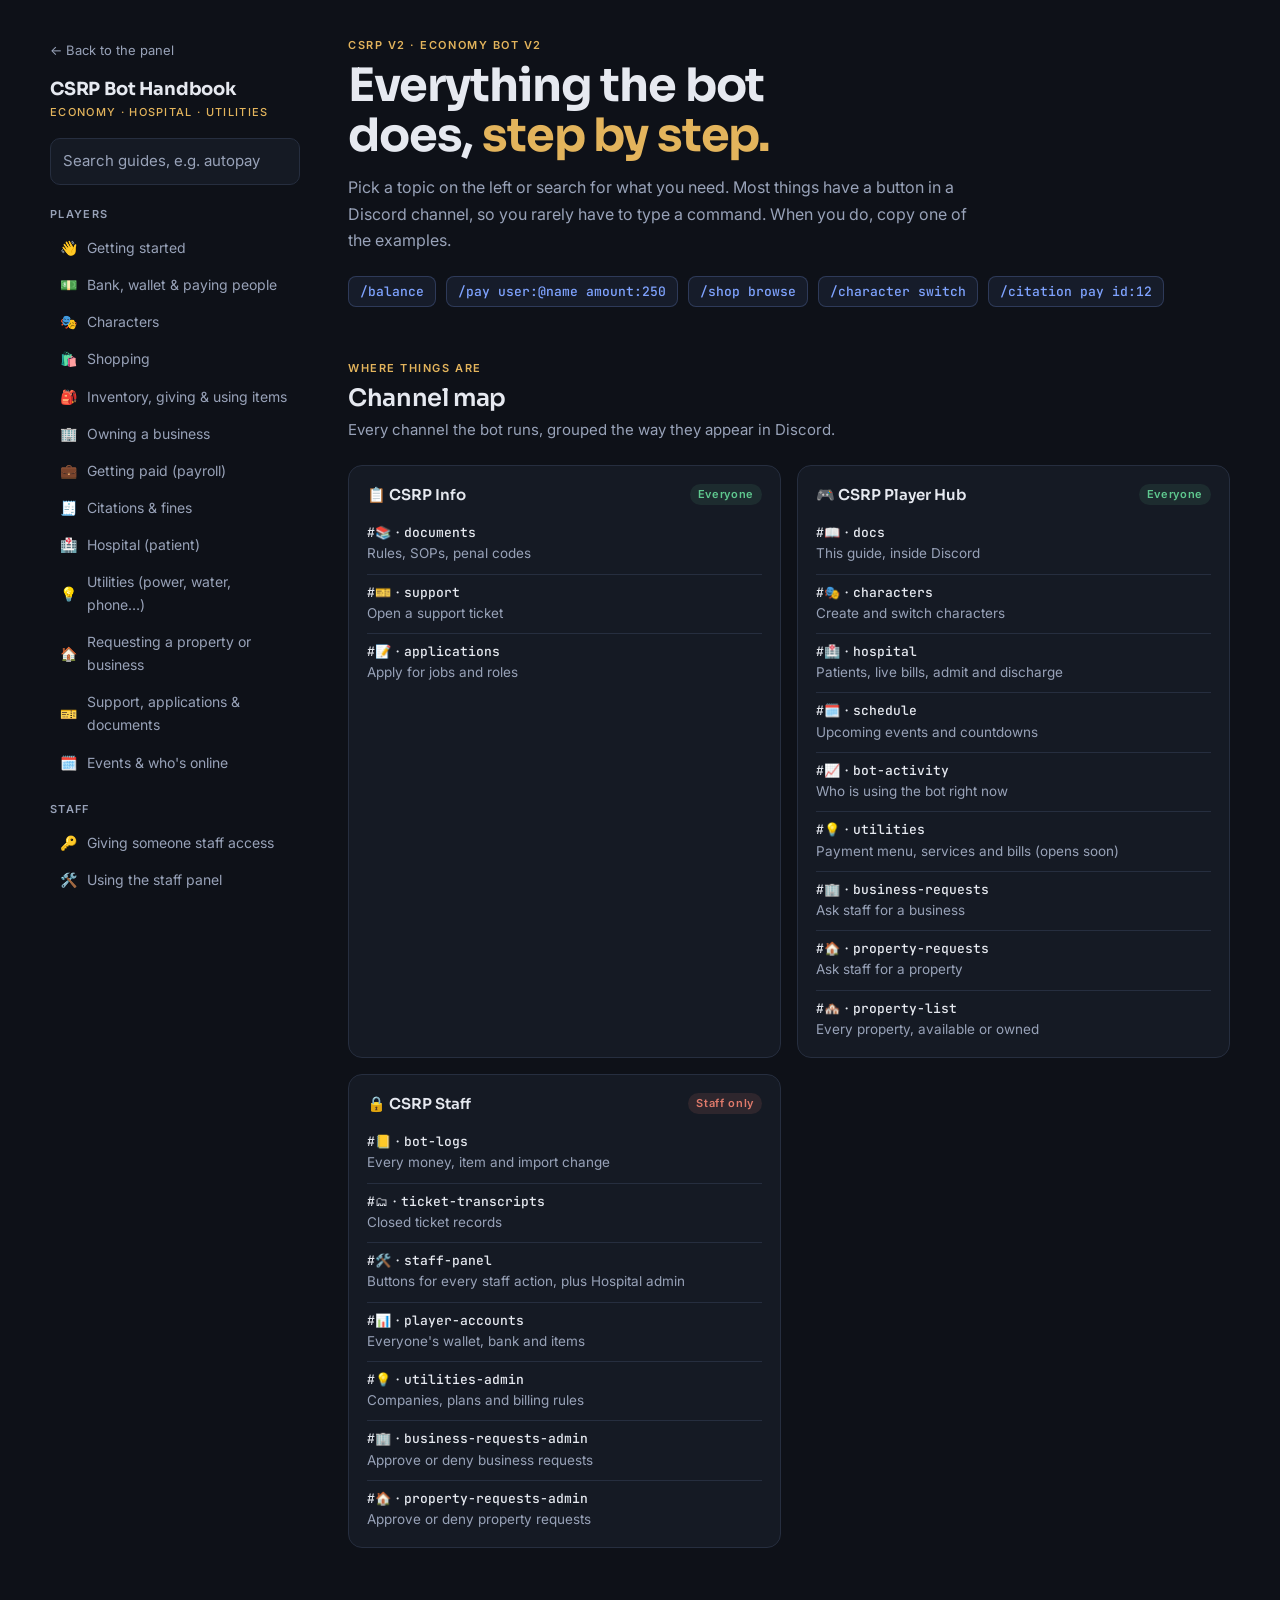
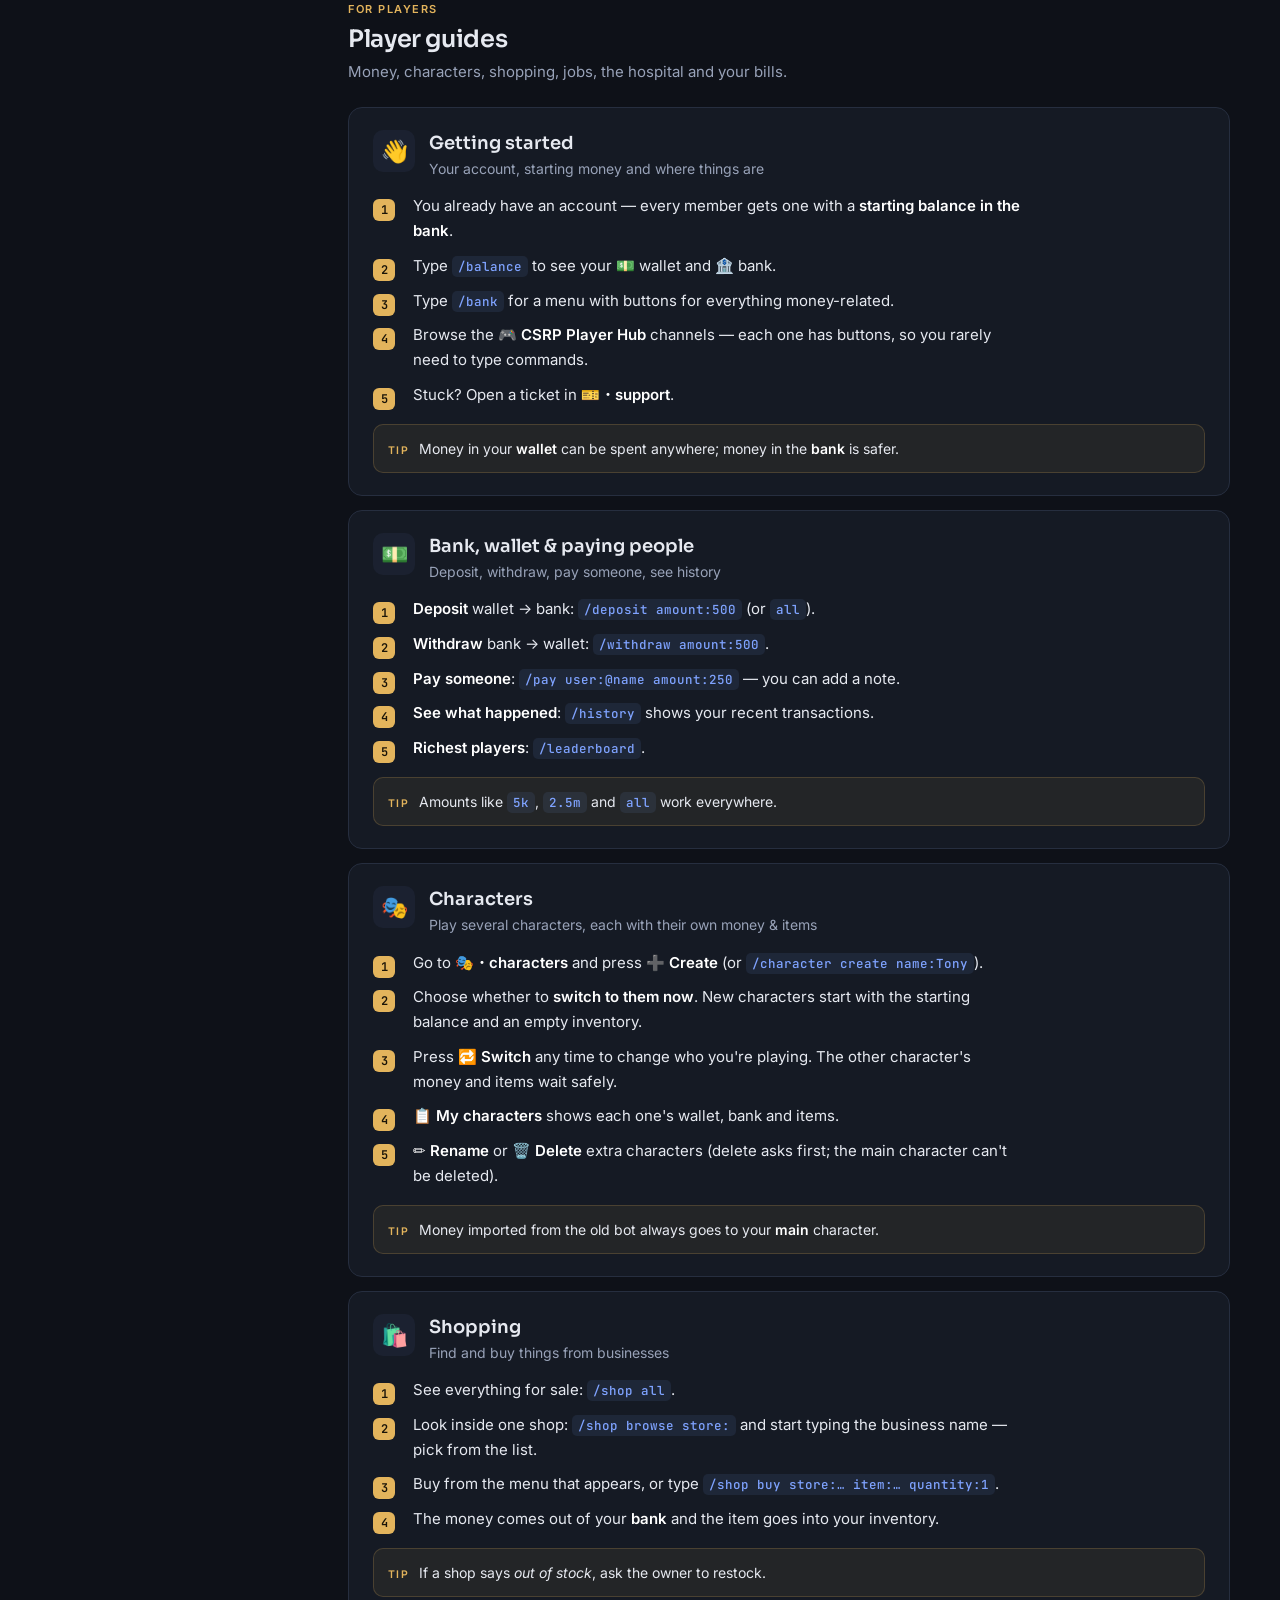
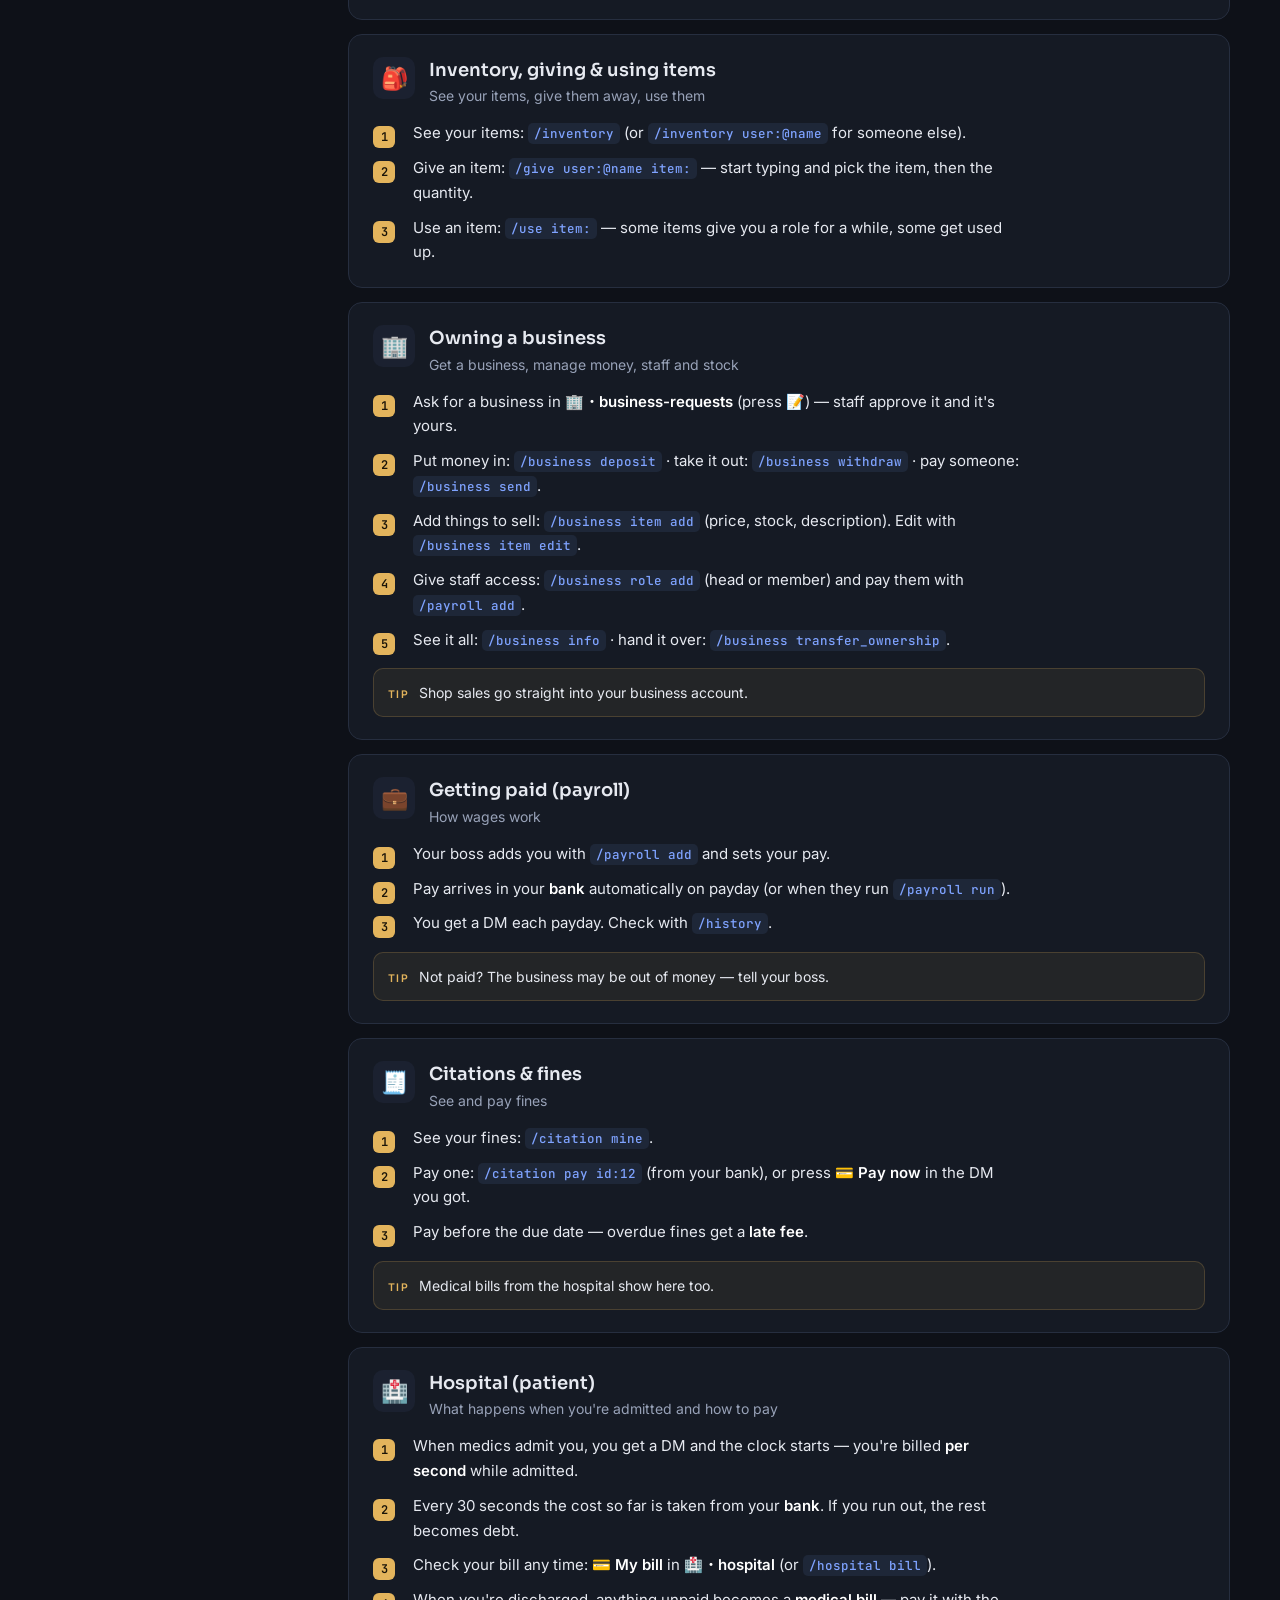
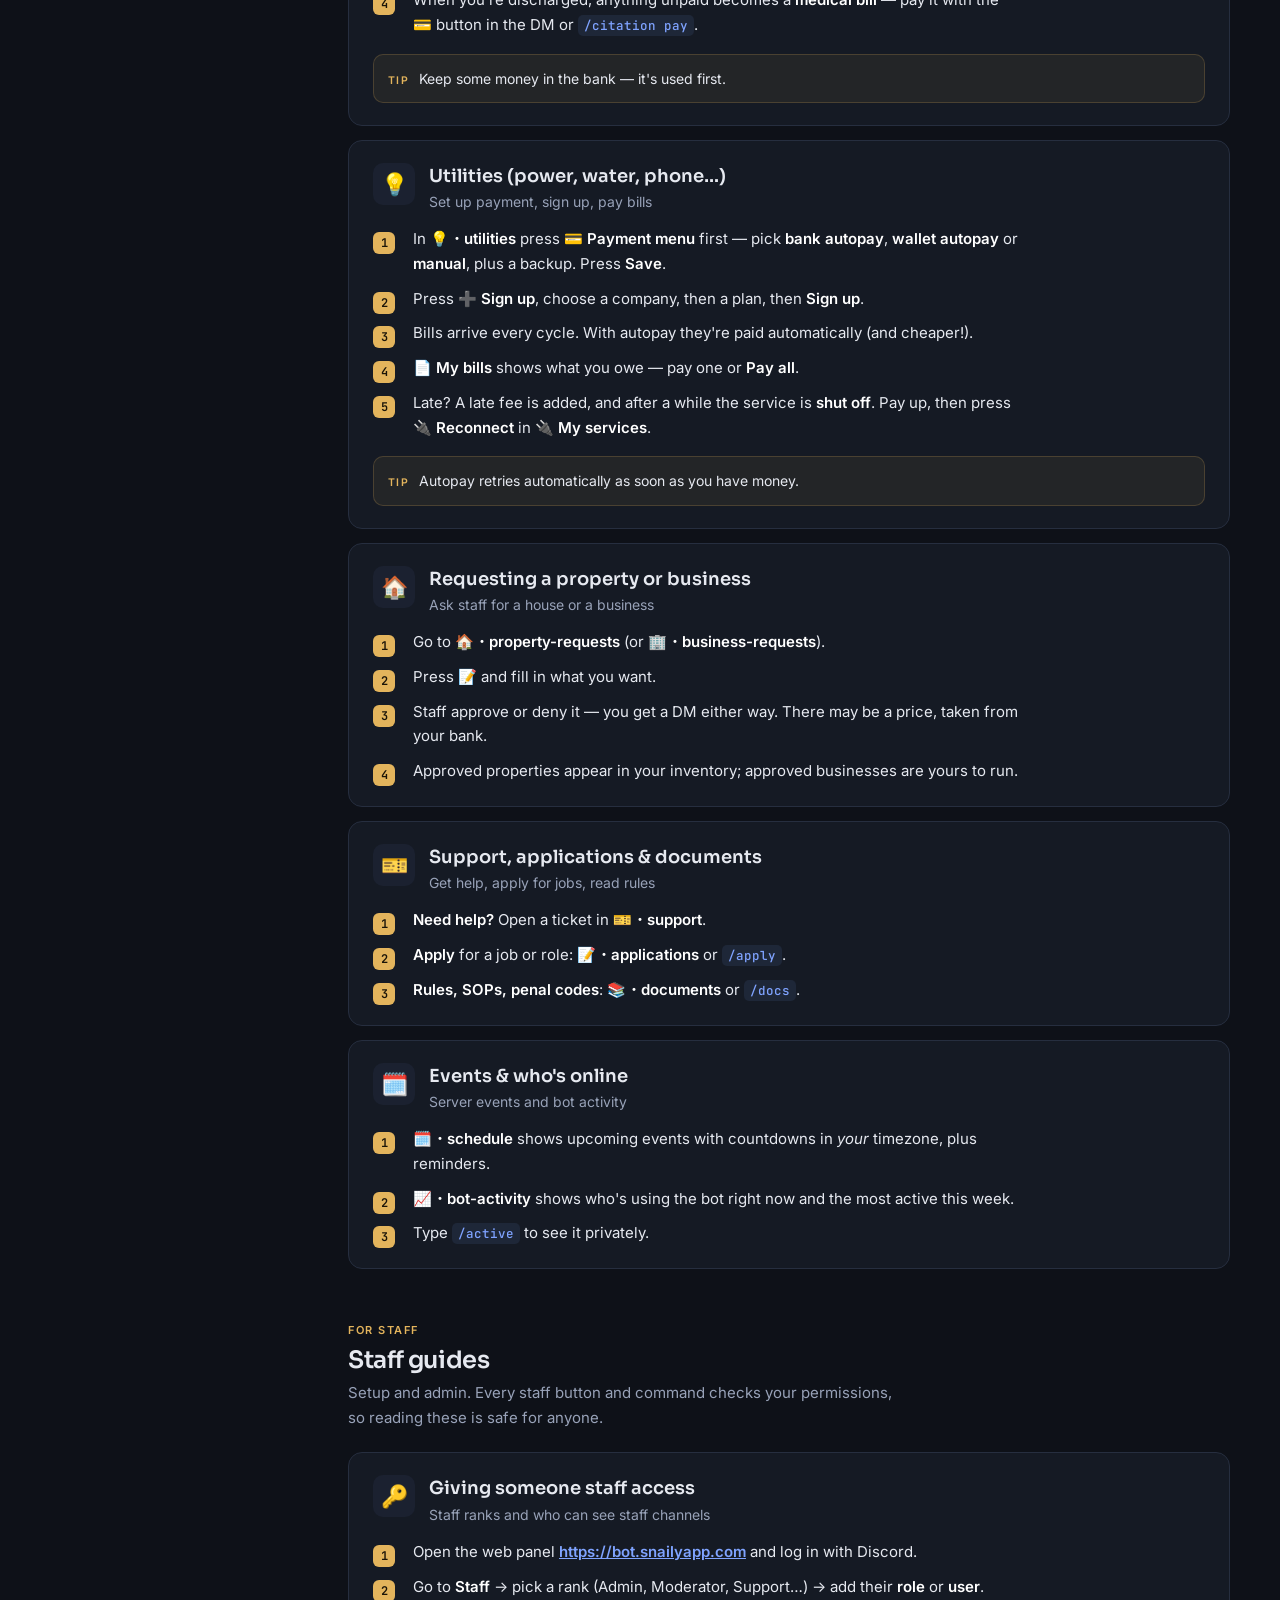
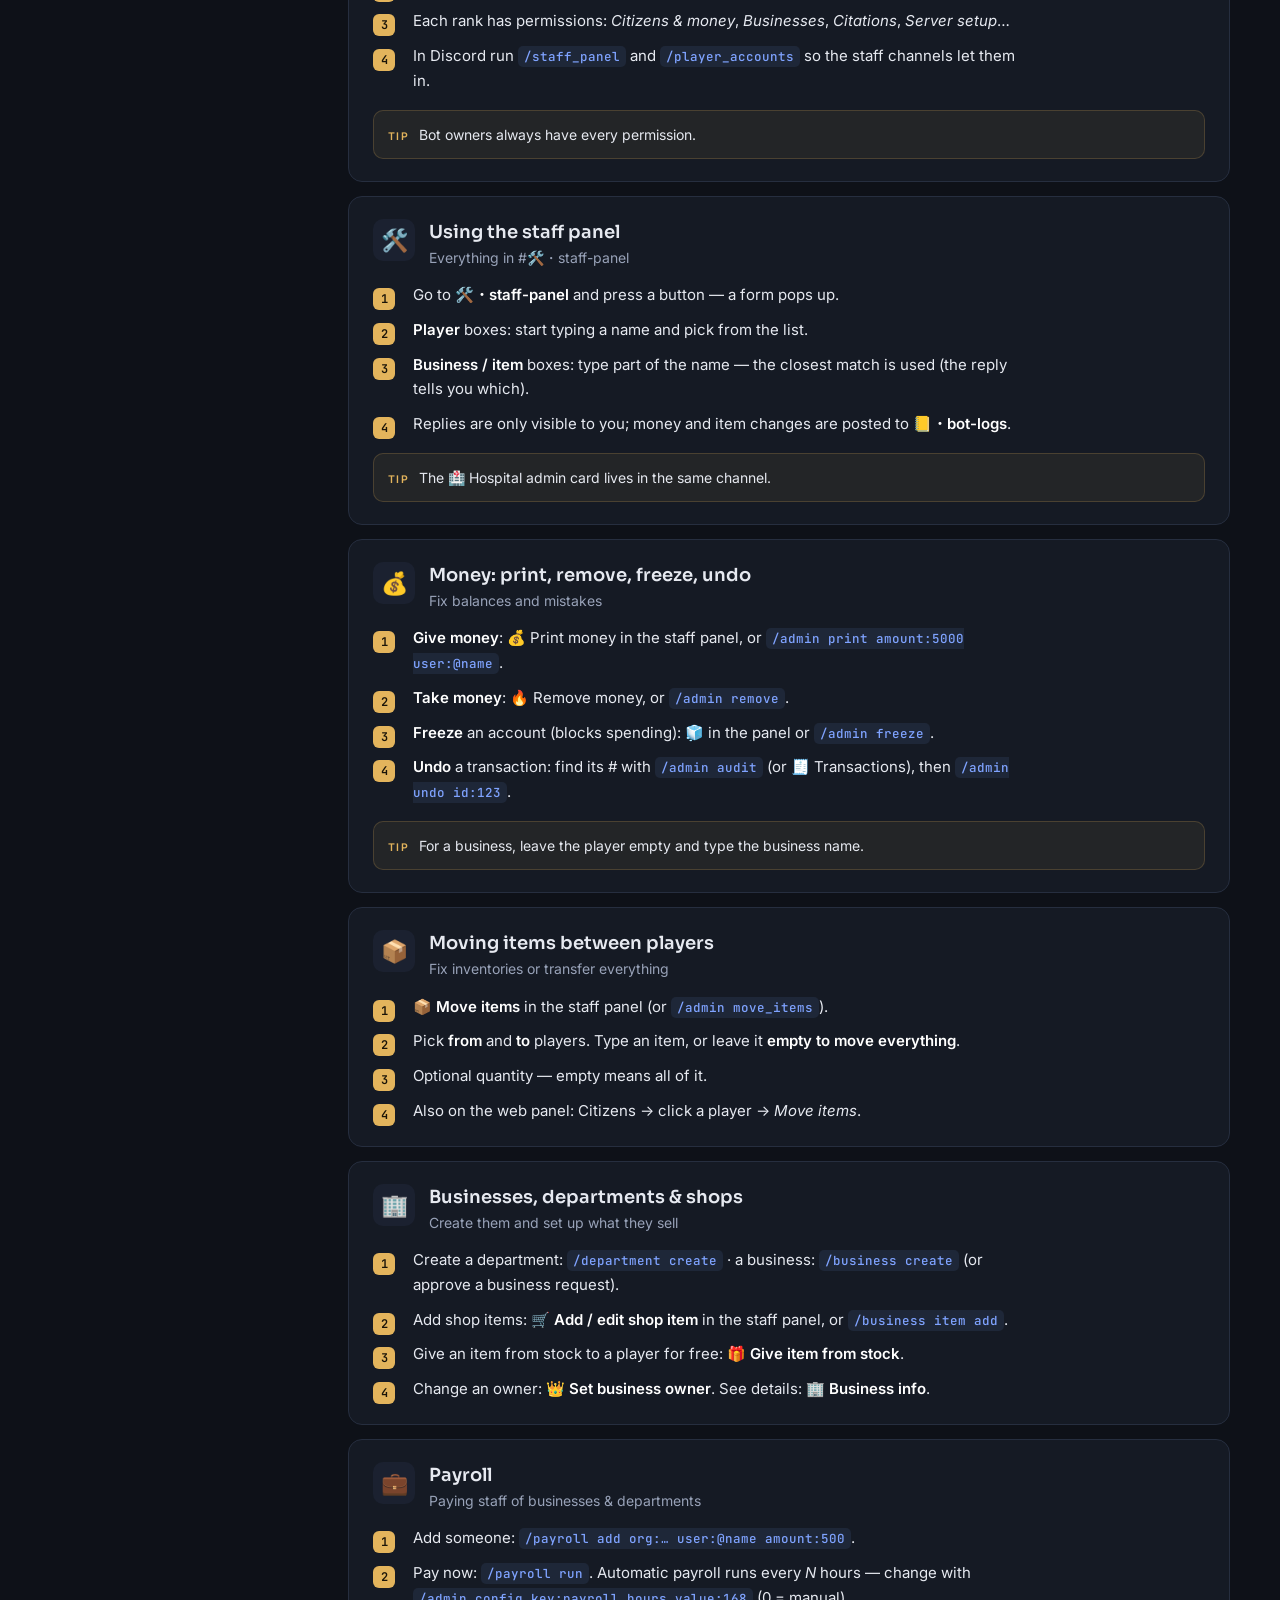
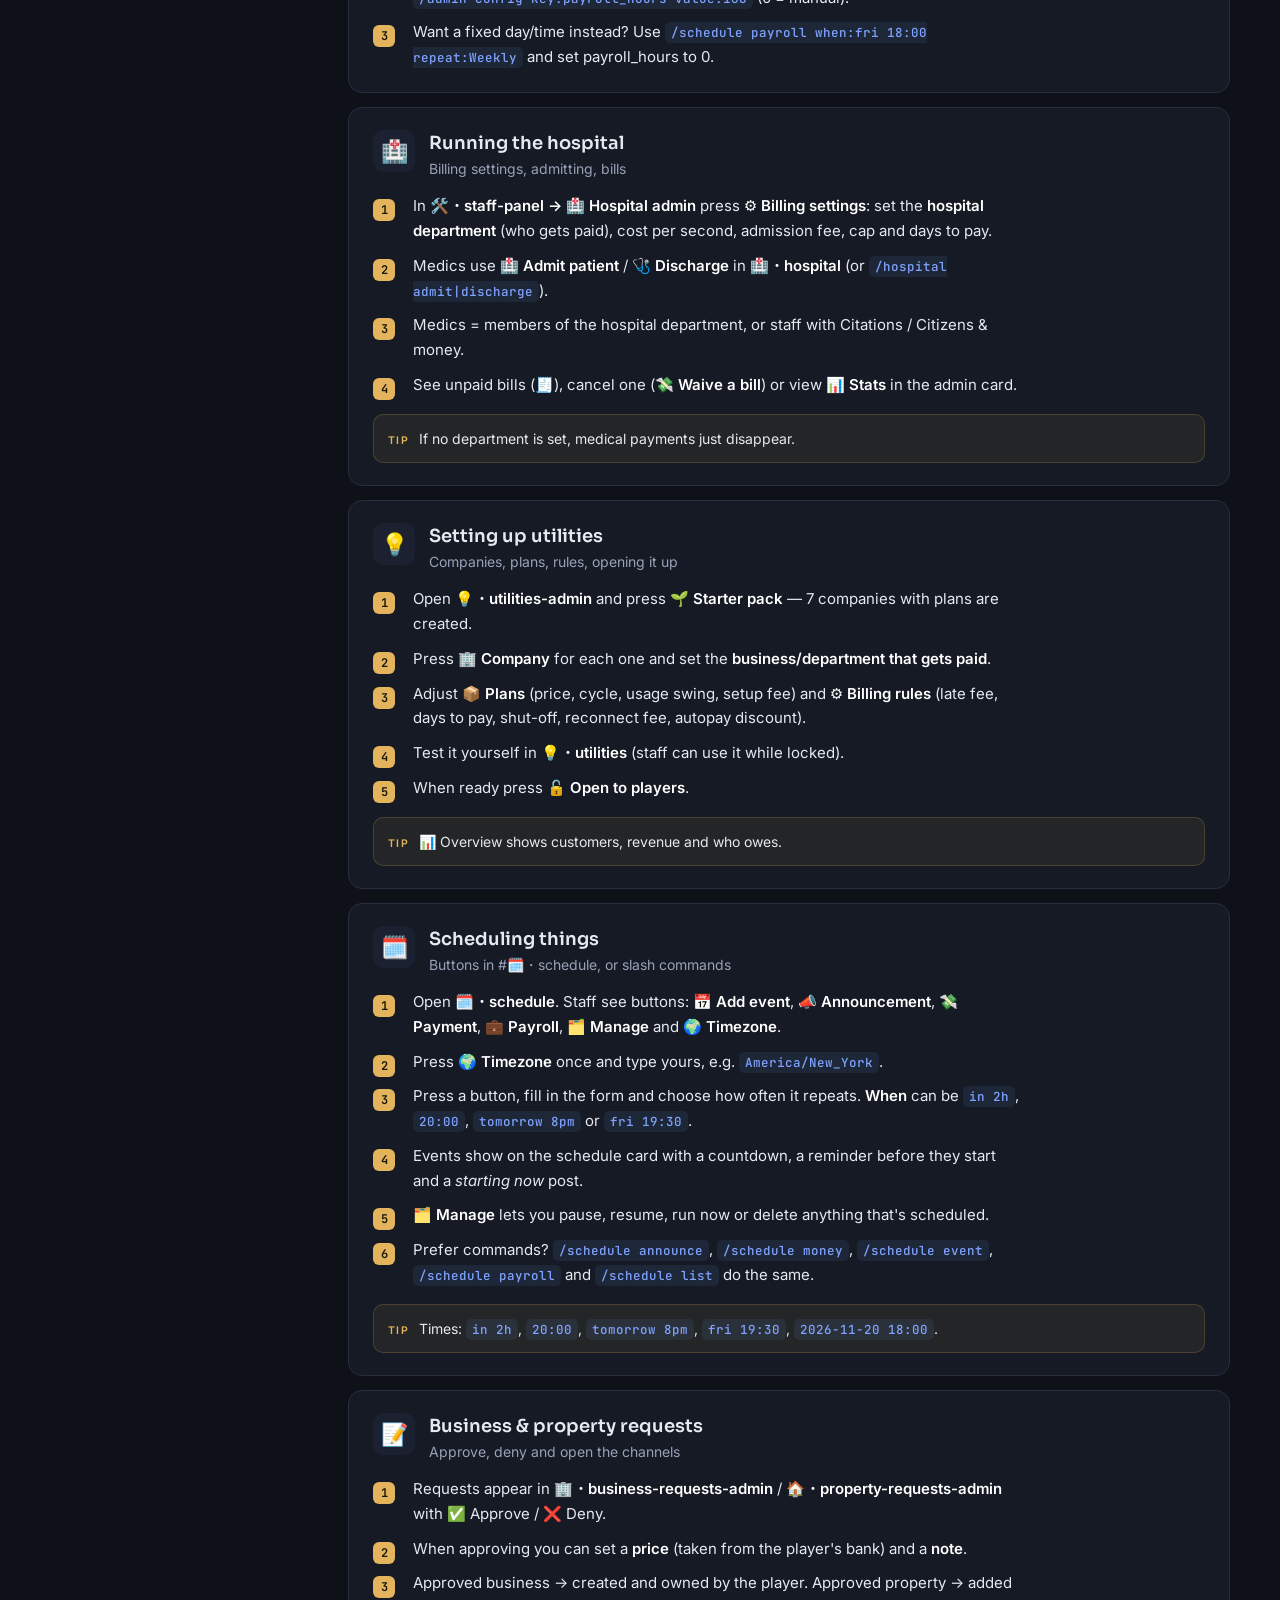
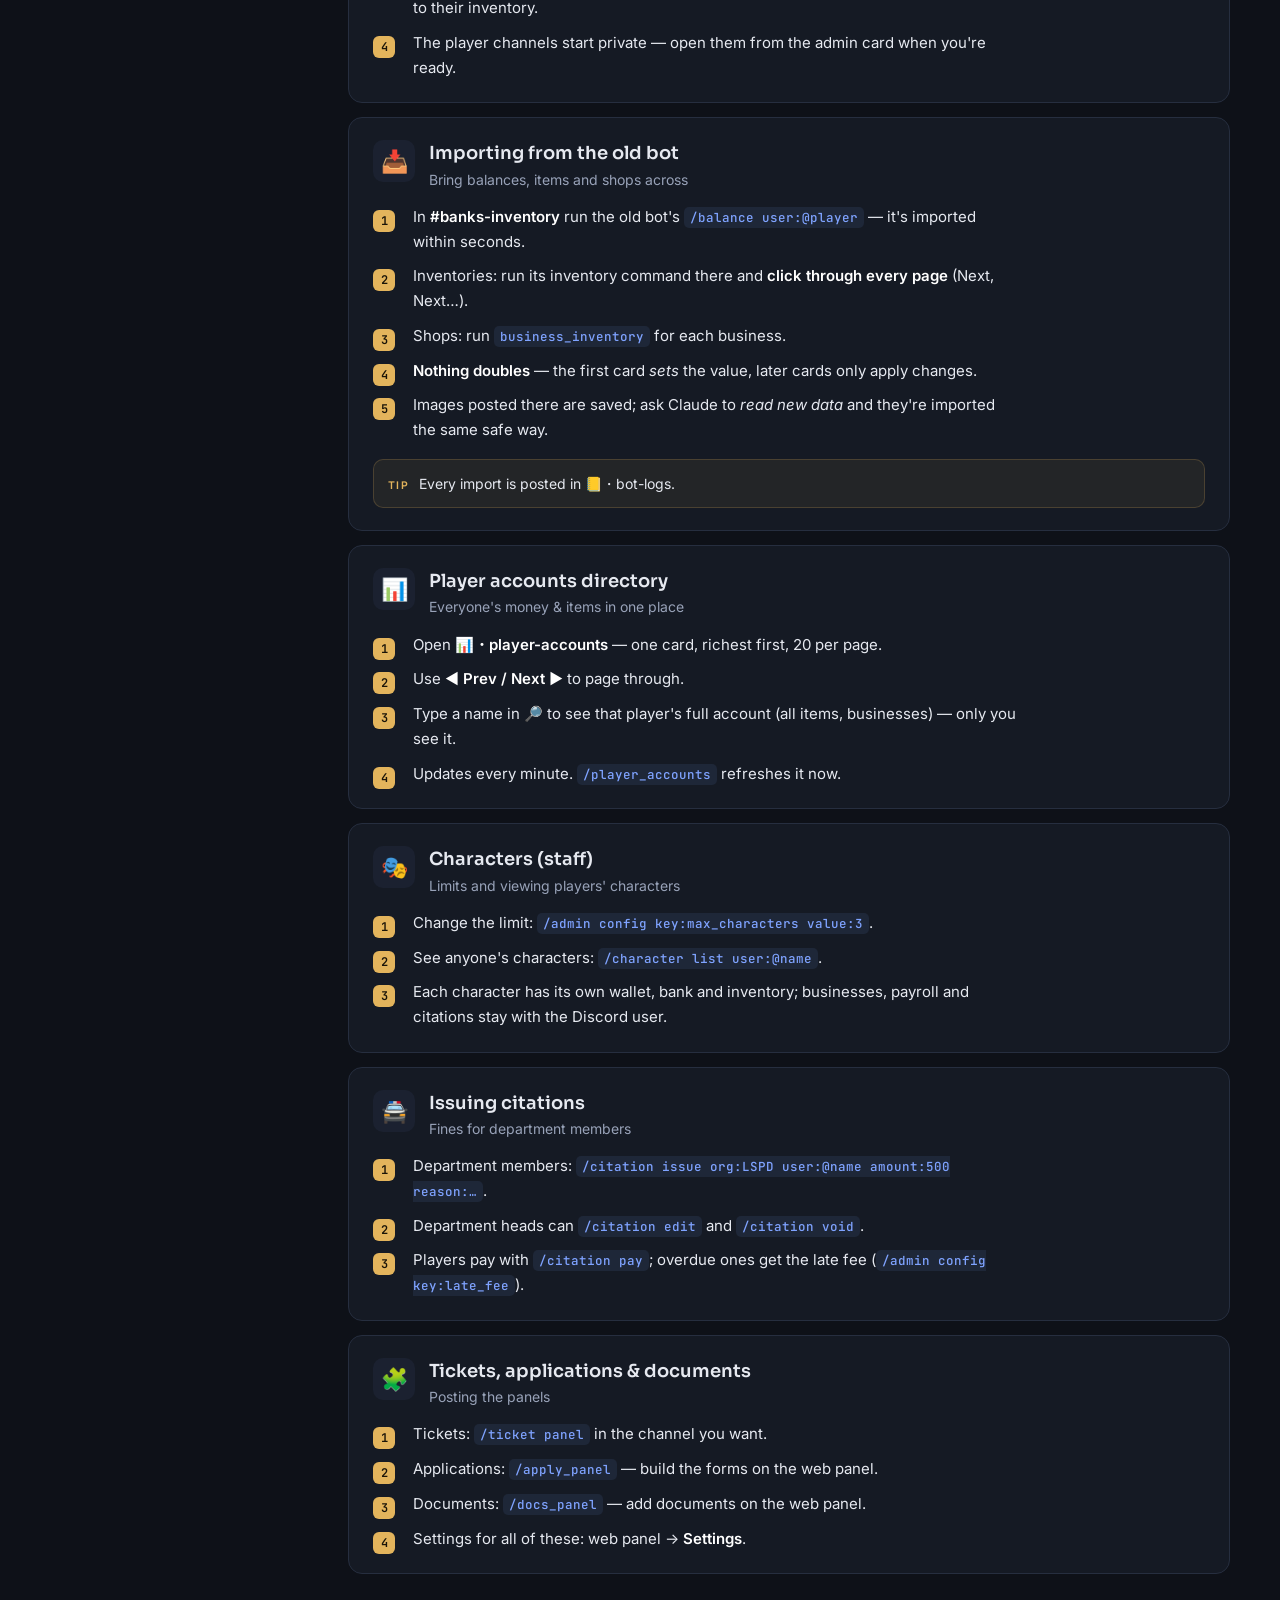
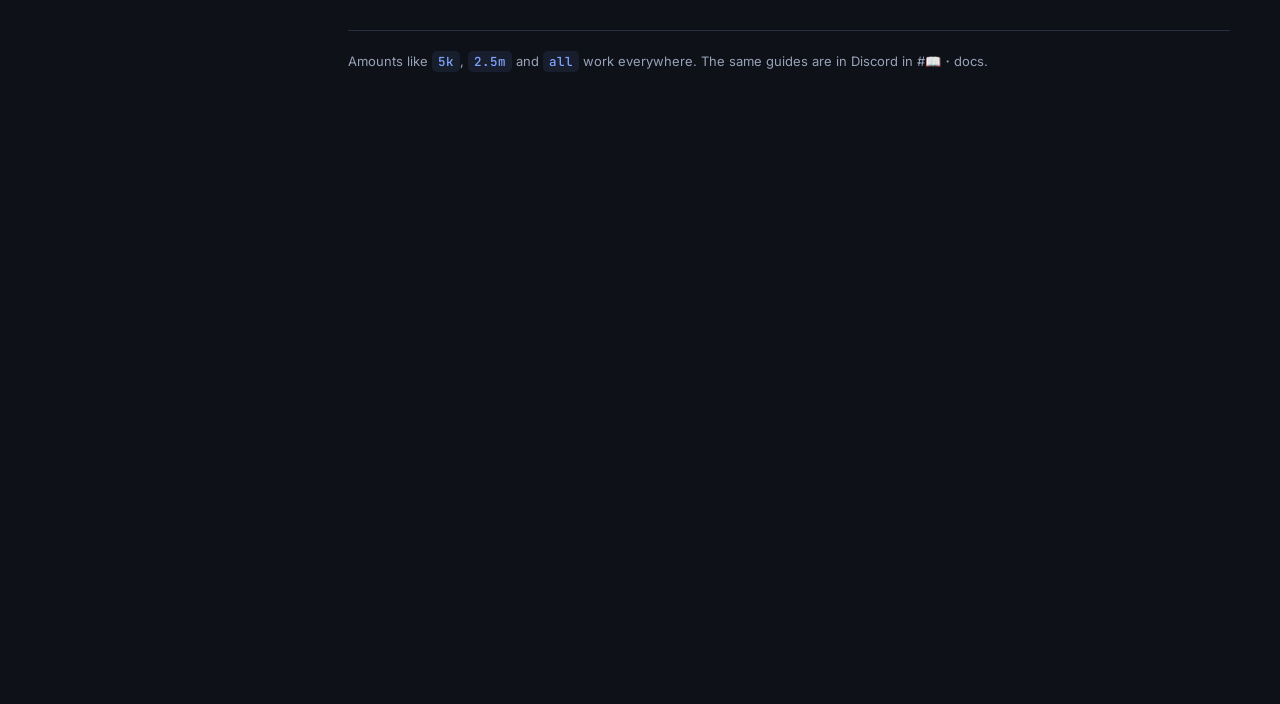
<file: static/guide.html>
<!doctype html>
<html lang="en">
<head>
<meta charset="utf-8">
<meta name="viewport" content="width=device-width, initial-scale=1, viewport-fit=cover">
<meta name="theme-color" content="#0e1118">
<link rel="icon" href="/brand/logo">
<title>CSRP Bot Handbook</title>


<link rel="preconnect" href="https://fonts.googleapis.com">
<link rel="preconnect" href="https://fonts.gstatic.com" crossorigin>
<link rel="stylesheet" href="https://fonts.googleapis.com/css2?family=Sora:wght@500;600;700&family=Inter:wght@400;500;600&family=JetBrains+Mono:wght@500&display=swap">
<style>
/* Layout: sticky topic rail on the left, readable guide column on the right; rail turns into a chip strip on phones. */
:root {
  color-scheme: dark;
  --bg: #0e1118;          /* night asphalt, faint blue bias */
  --panel: #151a24;
  --panel-2: #1b2130;
  --line: #262e3f;
  --ink: #e6e9f0;
  --muted: #98a2b8;
  --accent: #e3b45c;      /* sodium streetlight amber */
  --accent-ink: #1a1408;
  --cool: #7fa3ff;        /* Discord-ish blurple, used for commands */
  --ok: #5fc88f;
  --lock: #e07a6b;
  --f-display: "Sora", "Segoe UI", system-ui, sans-serif;
  --f-body: "Inter", "Segoe UI", system-ui, sans-serif;
  --f-mono: "JetBrains Mono", ui-monospace, "SFMono-Regular", Menlo, monospace;
}
* { box-sizing: border-box; }
html { scroll-behavior: smooth; scroll-padding-top: 24px; }
@media (prefers-reduced-motion: reduce) { html { scroll-behavior: auto; } }
body { margin: 0; background: var(--bg); color: var(--ink); font: 15px/1.65 var(--f-body);
  padding-left: max(16px, env(safe-area-inset-left, 0px)); padding-right: max(16px, env(safe-area-inset-right, 0px)); }
a { color: var(--cool); }
:focus-visible { outline: 2px solid var(--accent); outline-offset: 2px; border-radius: 6px; }
.wrap { max-width: 1180px; margin: 0 auto; padding-block: 40px 80px; display: grid; grid-template-columns: 250px 1fr; gap: 48px; }
.rail { position: sticky; top: calc(env(safe-area-inset-top, 0px) + 20px); align-self: start; max-height: calc(100vh - 40px); overflow: auto; display: flex; flex-direction: column; gap: 18px; }
.brand { font: 700 18px/1.2 var(--f-display); letter-spacing: -0.01em; }
.brand small { display: block; font: 500 11px/1.4 var(--f-body); letter-spacing: .12em; text-transform: uppercase; color: var(--accent); margin-top: 4px; }
.search { width: 100%; background: var(--panel); border: 1px solid var(--line); color: var(--ink); border-radius: 10px; padding: 10px 12px; font: inherit; }
.search::placeholder { color: var(--muted); }
.nav-g { display: flex; flex-direction: column; gap: 2px; }
.nav-t { font: 600 11px/1 var(--f-body); letter-spacing: .12em; text-transform: uppercase; color: var(--muted); margin: 6px 0 8px; }
.nav-i { display: flex; gap: 10px; align-items: center; color: var(--muted); text-decoration: none; padding: 6px 10px; border-radius: 8px; font-size: 14px; }
.nav-i:hover { color: var(--ink); background: var(--panel); }
.nav-i.on { color: var(--ink); background: var(--panel-2); box-shadow: inset 2px 0 0 var(--accent); }
.nav-i[hidden] { display: none; }
main { min-width: 0; display: flex; flex-direction: column; gap: 56px; }
.hero h1 { font: 700 clamp(30px, 4.4vw, 46px)/1.08 var(--f-display); letter-spacing: -0.025em; margin: 0 0 14px; text-wrap: balance; max-width: 18ch; }
.hero h1 span { color: var(--accent); }
.hero p { color: var(--muted); max-width: 62ch; margin: 0 0 22px; font-size: 16px; }
.quick { display: flex; flex-wrap: wrap; gap: 10px; }
.chip { font: 500 13px/1 var(--f-mono); color: var(--cool); background: rgba(127,163,255,.08); border: 1px solid rgba(127,163,255,.22); padding: 8px 11px; border-radius: 8px; }
h2 { font: 600 24px/1.2 var(--f-display); letter-spacing: -0.015em; margin: 0 0 6px; text-wrap: balance; }
.sec-head p { color: var(--muted); margin: 0 0 22px; max-width: 62ch; }
.eyebrow { font: 600 11px/1 var(--f-body); letter-spacing: .14em; text-transform: uppercase; color: var(--accent); margin-bottom: 10px; display: block; }
.cats { display: grid; grid-template-columns: repeat(auto-fit, minmax(min(300px, 100%), 1fr)); gap: 16px; }
.cat { background: var(--panel); border: 1px solid var(--line); border-radius: 14px; padding: 18px 18px 8px; }
.cat-h { display: flex; justify-content: space-between; align-items: center; gap: 10px; margin-bottom: 10px; }
.cat h3 { font: 600 15px/1.3 var(--f-display); margin: 0; }
.badge { font: 600 11px/1 var(--f-body); letter-spacing: .06em; padding: 5px 8px; border-radius: 999px; white-space: nowrap; }
.badge.open { color: var(--ok); background: rgba(95,200,143,.1); }
.badge.lock { color: var(--lock); background: rgba(224,122,107,.12); }
.cat ul { list-style: none; margin: 0; padding: 0; }
.cat li { display: flex; flex-direction: column; padding: 9px 0; border-top: 1px solid var(--line); }
.cat li:first-child { border-top: 0; }
.ch { font: 500 13px/1.4 var(--f-mono); color: var(--ink); }
.ch-d { color: var(--muted); font-size: 13.5px; }
.guides { display: flex; flex-direction: column; gap: 14px; }
.guide { background: var(--panel); border: 1px solid var(--line); border-radius: 14px; padding: 22px 24px; scroll-margin-top: 20px; }
.guide[hidden], section[hidden] { display: none; }
main, .guide, .cat { min-width: 0; }
.guide header { display: flex; gap: 14px; align-items: flex-start; margin-bottom: 14px; }
.g-emoji { font-size: 22px; line-height: 1; width: 42px; height: 42px; display: grid; place-items: center; background: var(--panel-2); border-radius: 10px; flex: none; }
.guide h3 { font: 600 18px/1.3 var(--f-display); margin: 2px 0 2px; }
.sum { color: var(--muted); margin: 0; font-size: 14px; }
.steps { margin: 0; padding: 0; list-style: none; counter-reset: s; display: flex; flex-direction: column; gap: 10px; max-width: 72ch; }
.steps li { overflow-wrap: anywhere; counter-increment: s; display: grid; grid-template-columns: 28px 1fr; gap: 12px; align-items: baseline; }
.steps li::before { content: counter(s); font: 600 12px/1 var(--f-mono); color: var(--accent-ink); background: var(--accent); width: 22px; height: 22px; border-radius: 6px; display: grid; place-items: center; transform: translateY(3px); }
code { font: 500 12.5px/1.5 var(--f-mono); color: var(--cool); background: rgba(127,163,255,.09); padding: 2px 6px; border-radius: 5px; overflow-wrap: anywhere; }
strong { color: #fff; font-weight: 600; }
.tip { margin: 16px 0 0; padding: 12px 14px; background: rgba(227,180,92,.07); border: 1px solid rgba(227,180,92,.2); border-radius: 10px; color: var(--ink); font-size: 14px; display: flex; gap: 10px; align-items: baseline; }
.st, .tt { min-width: 0; }
.tip-k { font: 600 10.5px/1 var(--f-body); letter-spacing: .12em; text-transform: uppercase; color: var(--accent); flex: none; }
.empty { color: var(--muted); padding: 18px; border: 1px dashed var(--line); border-radius: 12px; }
main::after { content: ""; display: block; min-height: 55vh; }
footer { color: var(--muted); font-size: 13px; border-top: 1px solid var(--line); padding-top: 20px; }
@media (max-width: 860px) {
  .wrap { grid-template-columns: 1fr; gap: 28px; padding-block: 24px 60px; }
  .rail { position: static; max-height: none; overflow: visible; }
  .nav-g { flex-direction: row; flex-wrap: nowrap; overflow-x: auto; gap: 6px; padding-bottom: 4px; }
  .nav-t { display: none; }
  .nav-i { white-space: nowrap; background: var(--panel); border: 1px solid var(--line); }
  .guide { padding: 18px; }
}

.back { color: var(--muted); text-decoration: none; font-size: 13px; }
.back:hover { color: var(--ink); }
:root { padding-top: env(safe-area-inset-top, 0px); padding-bottom: env(safe-area-inset-bottom, 0px); }
</style>
</head>
<body>

<div class="wrap">
  <aside class="rail" aria-label="Topics">
    <a class="back" href="/">← Back to the panel</a>
    <div class="brand">CSRP Bot Handbook<small>Economy · Hospital · Utilities</small></div>
    <input id="q" class="search" type="search" placeholder="Search guides, e.g. autopay" aria-label="Search guides">
    <nav class="nav-g" aria-label="Player guides"><div class="nav-t">Players</div><a class="nav-i" href="#player-start" data-target="player-start"><span aria-hidden="true">👋</span>Getting started</a>
<a class="nav-i" href="#player-money" data-target="player-money"><span aria-hidden="true">💵</span>Bank, wallet &amp; paying people</a>
<a class="nav-i" href="#player-chars" data-target="player-chars"><span aria-hidden="true">🎭</span>Characters</a>
<a class="nav-i" href="#player-shop" data-target="player-shop"><span aria-hidden="true">🛍️</span>Shopping</a>
<a class="nav-i" href="#player-inv" data-target="player-inv"><span aria-hidden="true">🎒</span>Inventory, giving &amp; using items</a>
<a class="nav-i" href="#player-biz" data-target="player-biz"><span aria-hidden="true">🏢</span>Owning a business</a>
<a class="nav-i" href="#player-job" data-target="player-job"><span aria-hidden="true">💼</span>Getting paid (payroll)</a>
<a class="nav-i" href="#player-fines" data-target="player-fines"><span aria-hidden="true">🧾</span>Citations &amp; fines</a>
<a class="nav-i" href="#player-hospital" data-target="player-hospital"><span aria-hidden="true">🏥</span>Hospital (patient)</a>
<a class="nav-i" href="#player-utilities" data-target="player-utilities"><span aria-hidden="true">💡</span>Utilities (power, water, phone…)</a>
<a class="nav-i" href="#player-property" data-target="player-property"><span aria-hidden="true">🏠</span>Requesting a property or business</a>
<a class="nav-i" href="#player-help" data-target="player-help"><span aria-hidden="true">🎫</span>Support, applications &amp; documents</a>
<a class="nav-i" href="#player-events" data-target="player-events"><span aria-hidden="true">🗓️</span>Events &amp; who&#x27;s online</a></nav>
    <nav class="nav-g" aria-label="Staff guides"><div class="nav-t">Staff</div><a class="nav-i" href="#staff-access" data-target="staff-access"><span aria-hidden="true">🔑</span>Giving someone staff access</a>
<a class="nav-i" href="#staff-panel" data-target="staff-panel"><span aria-hidden="true">🛠️</span>Using the staff panel</a>
<a class="nav-i" href="#staff-money" data-target="staff-money"><span aria-hidden="true">💰</span>Money: print, remove, freeze, undo</a>
<a class="nav-i" href="#staff-items" data-target="staff-items"><span aria-hidden="true">📦</span>Moving items between players</a>
<a class="nav-i" href="#staff-orgs" data-target="staff-orgs"><span aria-hidden="true">🏢</span>Businesses, departments &amp; shops</a>
<a class="nav-i" href="#staff-payroll" data-target="staff-payroll"><span aria-hidden="true">💼</span>Payroll</a>
<a class="nav-i" href="#staff-hospital" data-target="staff-hospital"><span aria-hidden="true">🏥</span>Running the hospital</a>
<a class="nav-i" href="#staff-utilities" data-target="staff-utilities"><span aria-hidden="true">💡</span>Setting up utilities</a>
<a class="nav-i" href="#staff-schedule" data-target="staff-schedule"><span aria-hidden="true">🗓️</span>Scheduling things</a>
<a class="nav-i" href="#staff-requests" data-target="staff-requests"><span aria-hidden="true">📝</span>Business &amp; property requests</a>
<a class="nav-i" href="#staff-import" data-target="staff-import"><span aria-hidden="true">📥</span>Importing from the old bot</a>
<a class="nav-i" href="#staff-accounts" data-target="staff-accounts"><span aria-hidden="true">📊</span>Player accounts directory</a>
<a class="nav-i" href="#staff-chars" data-target="staff-chars"><span aria-hidden="true">🎭</span>Characters (staff)</a>
<a class="nav-i" href="#staff-fines" data-target="staff-fines"><span aria-hidden="true">🚔</span>Issuing citations</a>
<a class="nav-i" href="#staff-panels" data-target="staff-panels"><span aria-hidden="true">🧩</span>Tickets, applications &amp; documents</a></nav>
  </aside>

  <main>
    <section class="hero">
      <span class="eyebrow">CSRP V2 · Economy Bot v2</span>
      <h1>Everything the bot does, <span>step by step.</span></h1>
      <p>Pick a topic on the left or search for what you need. Most things have a button in a Discord channel, so you rarely have to type a command. When you do, copy one of the examples.</p>
      <div class="quick"><span class="chip">/balance</span><span class="chip">/pay user:@name amount:250</span><span class="chip">/shop browse</span><span class="chip">/character switch</span><span class="chip">/citation pay id:12</span></div>
    </section>

    <section id="channels">
      <div class="sec-head"><span class="eyebrow">Where things are</span><h2>Channel map</h2><p>Every channel the bot runs, grouped the way they appear in Discord.</p></div>
      <div class="cats"><div class="cat"><div class="cat-h"><h3>📋 CSRP Info</h3><span class="badge open">Everyone</span></div><ul><li><span class="ch">#📚・documents</span><span class="ch-d">Rules, SOPs, penal codes</span></li><li><span class="ch">#🎫・support</span><span class="ch-d">Open a support ticket</span></li><li><span class="ch">#📝・applications</span><span class="ch-d">Apply for jobs and roles</span></li></ul></div><div class="cat"><div class="cat-h"><h3>🎮 CSRP Player Hub</h3><span class="badge open">Everyone</span></div><ul><li><span class="ch">#📖・docs</span><span class="ch-d">This guide, inside Discord</span></li><li><span class="ch">#🎭・characters</span><span class="ch-d">Create and switch characters</span></li><li><span class="ch">#🏥・hospital</span><span class="ch-d">Patients, live bills, admit and discharge</span></li><li><span class="ch">#🗓️・schedule</span><span class="ch-d">Upcoming events and countdowns</span></li><li><span class="ch">#📈・bot-activity</span><span class="ch-d">Who is using the bot right now</span></li><li><span class="ch">#💡・utilities</span><span class="ch-d">Payment menu, services and bills (opens soon)</span></li><li><span class="ch">#🏢・business-requests</span><span class="ch-d">Ask staff for a business</span></li><li><span class="ch">#🏠・property-requests</span><span class="ch-d">Ask staff for a property</span></li><li><span class="ch">#🏘️・property-list</span><span class="ch-d">Every property, available or owned</span></li></ul></div><div class="cat"><div class="cat-h"><h3>🔒 CSRP Staff</h3><span class="badge lock">Staff only</span></div><ul><li><span class="ch">#📒・bot-logs</span><span class="ch-d">Every money, item and import change</span></li><li><span class="ch">#🗂・ticket-transcripts</span><span class="ch-d">Closed ticket records</span></li><li><span class="ch">#🛠️・staff-panel</span><span class="ch-d">Buttons for every staff action, plus Hospital admin</span></li><li><span class="ch">#📊・player-accounts</span><span class="ch-d">Everyone&#x27;s wallet, bank and items</span></li><li><span class="ch">#💡・utilities-admin</span><span class="ch-d">Companies, plans and billing rules</span></li><li><span class="ch">#🏢・business-requests-admin</span><span class="ch-d">Approve or deny business requests</span></li><li><span class="ch">#🏠・property-requests-admin</span><span class="ch-d">Approve or deny property requests</span></li></ul></div></div>
    </section>

    <section id="players">
      <div class="sec-head"><span class="eyebrow">For players</span><h2>Player guides</h2><p>Money, characters, shopping, jobs, the hospital and your bills.</p></div>
      <div class="guides"><article class="guide" id="player-start" data-aud="player" data-words="getting started your account, starting money and where things are you already have an account — every member gets one with a **starting balance in the bank**. type **`/balance`** to see your 💵 wallet and 🏦 bank. type **`/bank`** for a menu with buttons for everything money-related. browse the **🎮 csrp player hub** channels — each one has buttons, so you rarely need to type commands. stuck? open a ticket in **🎫・support**.">
  <header><span class="g-emoji" aria-hidden="true">👋</span><div><h3>Getting started</h3><p class="sum">Your account, starting money and where things are</p></div></header>
  <ol class="steps"><li><span class="st">You already have an account — every member gets one with a <strong>starting balance in the bank</strong>.</span></li>
<li><span class="st">Type <strong><code>/balance</code></strong> to see your 💵 wallet and 🏦 bank.</span></li>
<li><span class="st">Type <strong><code>/bank</code></strong> for a menu with buttons for everything money-related.</span></li>
<li><span class="st">Browse the <strong>🎮 CSRP Player Hub</strong> channels — each one has buttons, so you rarely need to type commands.</span></li>
<li><span class="st">Stuck? Open a ticket in <strong>🎫・support</strong>.</span></li></ol><p class="tip"><span class="tip-k">Tip</span><span class="tt">Money in your <strong>wallet</strong> can be spent anywhere; money in the <strong>bank</strong> is safer.</span></p>
</article>
<article class="guide" id="player-money" data-aud="player" data-words="bank, wallet &amp; paying people deposit, withdraw, pay someone, see history **deposit** wallet → bank: `/deposit amount:500` (or `all`). **withdraw** bank → wallet: `/withdraw amount:500`. **pay someone**: `/pay user:@name amount:250` — you can add a note. **see what happened**: `/history` shows your recent transactions. **richest players**: `/leaderboard`.">
  <header><span class="g-emoji" aria-hidden="true">💵</span><div><h3>Bank, wallet &amp; paying people</h3><p class="sum">Deposit, withdraw, pay someone, see history</p></div></header>
  <ol class="steps"><li><span class="st"><strong>Deposit</strong> wallet → bank: <code>/deposit amount:500</code> (or <code>all</code>).</span></li>
<li><span class="st"><strong>Withdraw</strong> bank → wallet: <code>/withdraw amount:500</code>.</span></li>
<li><span class="st"><strong>Pay someone</strong>: <code>/pay user:@name amount:250</code> — you can add a note.</span></li>
<li><span class="st"><strong>See what happened</strong>: <code>/history</code> shows your recent transactions.</span></li>
<li><span class="st"><strong>Richest players</strong>: <code>/leaderboard</code>.</span></li></ol><p class="tip"><span class="tip-k">Tip</span><span class="tt">Amounts like <code>5k</code>, <code>2.5m</code> and <code>all</code> work everywhere.</span></p>
</article>
<article class="guide" id="player-chars" data-aud="player" data-words="characters play several characters, each with their own money &amp; items go to **🎭・characters** and press **➕ create** (or `/character create name:tony`). choose whether to **switch to them now**. new characters start with the starting balance and an empty inventory. press **🔁 switch** any time to change who you&#x27;re playing. the other character&#x27;s money and items wait safely. **📋 my characters** shows each one&#x27;s wallet, bank and items. **✏️ rename** or **🗑️ delete** extra characters (delete asks first; the main character can&#x27;t be deleted).">
  <header><span class="g-emoji" aria-hidden="true">🎭</span><div><h3>Characters</h3><p class="sum">Play several characters, each with their own money &amp; items</p></div></header>
  <ol class="steps"><li><span class="st">Go to <strong>🎭・characters</strong> and press <strong>➕ Create</strong> (or <code>/character create name:Tony</code>).</span></li>
<li><span class="st">Choose whether to <strong>switch to them now</strong>. New characters start with the starting balance and an empty inventory.</span></li>
<li><span class="st">Press <strong>🔁 Switch</strong> any time to change who you're playing. The other character's money and items wait safely.</span></li>
<li><span class="st"><strong>📋 My characters</strong> shows each one's wallet, bank and items.</span></li>
<li><span class="st"><strong>✏️ Rename</strong> or <strong>🗑️ Delete</strong> extra characters (delete asks first; the main character can't be deleted).</span></li></ol><p class="tip"><span class="tip-k">Tip</span><span class="tt">Money imported from the old bot always goes to your <strong>main</strong> character.</span></p>
</article>
<article class="guide" id="player-shop" data-aud="player" data-words="shopping find and buy things from businesses see everything for sale: **`/shop all`**. look inside one shop: **`/shop browse store:`** and start typing the business name — pick from the list. buy from the menu that appears, or type **`/shop buy store:… item:… quantity:1`**. the money comes out of your **bank** and the item goes into your inventory.">
  <header><span class="g-emoji" aria-hidden="true">🛍️</span><div><h3>Shopping</h3><p class="sum">Find and buy things from businesses</p></div></header>
  <ol class="steps"><li><span class="st">See everything for sale: <strong><code>/shop all</code></strong>.</span></li>
<li><span class="st">Look inside one shop: <strong><code>/shop browse store:</code></strong> and start typing the business name — pick from the list.</span></li>
<li><span class="st">Buy from the menu that appears, or type <strong><code>/shop buy store:… item:… quantity:1</code></strong>.</span></li>
<li><span class="st">The money comes out of your <strong>bank</strong> and the item goes into your inventory.</span></li></ol><p class="tip"><span class="tip-k">Tip</span><span class="tt">If a shop says <em>out of stock</em>, ask the owner to restock.</span></p>
</article>
<article class="guide" id="player-inv" data-aud="player" data-words="inventory, giving &amp; using items see your items, give them away, use them see your items: **`/inventory`** (or `/inventory user:@name` for someone else). give an item: **`/give user:@name item:`** — start typing and pick the item, then the quantity. use an item: **`/use item:`** — some items give you a role for a while, some get used up.">
  <header><span class="g-emoji" aria-hidden="true">🎒</span><div><h3>Inventory, giving &amp; using items</h3><p class="sum">See your items, give them away, use them</p></div></header>
  <ol class="steps"><li><span class="st">See your items: <strong><code>/inventory</code></strong> (or <code>/inventory user:@name</code> for someone else).</span></li>
<li><span class="st">Give an item: <strong><code>/give user:@name item:</code></strong> — start typing and pick the item, then the quantity.</span></li>
<li><span class="st">Use an item: <strong><code>/use item:</code></strong> — some items give you a role for a while, some get used up.</span></li></ol>
</article>
<article class="guide" id="player-biz" data-aud="player" data-words="owning a business get a business, manage money, staff and stock ask for a business in **🏢・business-requests** (press 📝) — staff approve it and it&#x27;s yours. put money in: `/business deposit` · take it out: `/business withdraw` · pay someone: `/business send`. add things to sell: `/business item add` (price, stock, description). edit with `/business item edit`. give staff access: `/business role add` (head or member) and pay them with `/payroll add`. see it all: `/business info` · hand it over: `/business transfer_ownership`.">
  <header><span class="g-emoji" aria-hidden="true">🏢</span><div><h3>Owning a business</h3><p class="sum">Get a business, manage money, staff and stock</p></div></header>
  <ol class="steps"><li><span class="st">Ask for a business in <strong>🏢・business-requests</strong> (press 📝) — staff approve it and it's yours.</span></li>
<li><span class="st">Put money in: <code>/business deposit</code> · take it out: <code>/business withdraw</code> · pay someone: <code>/business send</code>.</span></li>
<li><span class="st">Add things to sell: <code>/business item add</code> (price, stock, description). Edit with <code>/business item edit</code>.</span></li>
<li><span class="st">Give staff access: <code>/business role add</code> (head or member) and pay them with <code>/payroll add</code>.</span></li>
<li><span class="st">See it all: <code>/business info</code> · hand it over: <code>/business transfer_ownership</code>.</span></li></ol><p class="tip"><span class="tip-k">Tip</span><span class="tt">Shop sales go straight into your business account.</span></p>
</article>
<article class="guide" id="player-job" data-aud="player" data-words="getting paid (payroll) how wages work your boss adds you with `/payroll add` and sets your pay. pay arrives in your **bank** automatically on payday (or when they run `/payroll run`). you get a dm each payday. check with `/history`.">
  <header><span class="g-emoji" aria-hidden="true">💼</span><div><h3>Getting paid (payroll)</h3><p class="sum">How wages work</p></div></header>
  <ol class="steps"><li><span class="st">Your boss adds you with <code>/payroll add</code> and sets your pay.</span></li>
<li><span class="st">Pay arrives in your <strong>bank</strong> automatically on payday (or when they run <code>/payroll run</code>).</span></li>
<li><span class="st">You get a DM each payday. Check with <code>/history</code>.</span></li></ol><p class="tip"><span class="tip-k">Tip</span><span class="tt">Not paid? The business may be out of money — tell your boss.</span></p>
</article>
<article class="guide" id="player-fines" data-aud="player" data-words="citations &amp; fines see and pay fines see your fines: **`/citation mine`**. pay one: **`/citation pay id:12`** (from your bank), or press **💳 pay now** in the dm you got. pay before the due date — overdue fines get a **late fee**.">
  <header><span class="g-emoji" aria-hidden="true">🧾</span><div><h3>Citations &amp; fines</h3><p class="sum">See and pay fines</p></div></header>
  <ol class="steps"><li><span class="st">See your fines: <strong><code>/citation mine</code></strong>.</span></li>
<li><span class="st">Pay one: <strong><code>/citation pay id:12</code></strong> (from your bank), or press <strong>💳 Pay now</strong> in the DM you got.</span></li>
<li><span class="st">Pay before the due date — overdue fines get a <strong>late fee</strong>.</span></li></ol><p class="tip"><span class="tip-k">Tip</span><span class="tt">Medical bills from the hospital show here too.</span></p>
</article>
<article class="guide" id="player-hospital" data-aud="player" data-words="hospital (patient) what happens when you&#x27;re admitted and how to pay when medics admit you, you get a dm and the clock starts — you&#x27;re billed **per second** while admitted. every 30 seconds the cost so far is taken from your **bank**. if you run out, the rest becomes debt. check your bill any time: **💳 my bill** in **🏥・hospital** (or `/hospital bill`). when you&#x27;re discharged, anything unpaid becomes a **medical bill** — pay it with the 💳 button in the dm or `/citation pay`.">
  <header><span class="g-emoji" aria-hidden="true">🏥</span><div><h3>Hospital (patient)</h3><p class="sum">What happens when you're admitted and how to pay</p></div></header>
  <ol class="steps"><li><span class="st">When medics admit you, you get a DM and the clock starts — you're billed <strong>per second</strong> while admitted.</span></li>
<li><span class="st">Every 30 seconds the cost so far is taken from your <strong>bank</strong>. If you run out, the rest becomes debt.</span></li>
<li><span class="st">Check your bill any time: <strong>💳 My bill</strong> in <strong>🏥・hospital</strong> (or <code>/hospital bill</code>).</span></li>
<li><span class="st">When you're discharged, anything unpaid becomes a <strong>medical bill</strong> — pay it with the 💳 button in the DM or <code>/citation pay</code>.</span></li></ol><p class="tip"><span class="tip-k">Tip</span><span class="tt">Keep some money in the bank — it's used first.</span></p>
</article>
<article class="guide" id="player-utilities" data-aud="player" data-words="utilities (power, water, phone…) set up payment, sign up, pay bills in **💡・utilities** press **💳 payment menu** first — pick **bank autopay**, **wallet autopay** or **manual**, plus a backup. press **save**. press **➕ sign up**, choose a company, then a plan, then **sign up**. bills arrive every cycle. with autopay they&#x27;re paid automatically (and cheaper!). **📄 my bills** shows what you owe — pay one or **pay all**. late? a late fee is added, and after a while the service is **shut off**. pay up, then press **🔌 reconnect** in **🔌 my services**.">
  <header><span class="g-emoji" aria-hidden="true">💡</span><div><h3>Utilities (power, water, phone…)</h3><p class="sum">Set up payment, sign up, pay bills</p></div></header>
  <ol class="steps"><li><span class="st">In <strong>💡・utilities</strong> press <strong>💳 Payment menu</strong> first — pick <strong>bank autopay</strong>, <strong>wallet autopay</strong> or <strong>manual</strong>, plus a backup. Press <strong>Save</strong>.</span></li>
<li><span class="st">Press <strong>➕ Sign up</strong>, choose a company, then a plan, then <strong>Sign up</strong>.</span></li>
<li><span class="st">Bills arrive every cycle. With autopay they're paid automatically (and cheaper!).</span></li>
<li><span class="st"><strong>📄 My bills</strong> shows what you owe — pay one or <strong>Pay all</strong>.</span></li>
<li><span class="st">Late? A late fee is added, and after a while the service is <strong>shut off</strong>. Pay up, then press <strong>🔌 Reconnect</strong> in <strong>🔌 My services</strong>.</span></li></ol><p class="tip"><span class="tip-k">Tip</span><span class="tt">Autopay retries automatically as soon as you have money.</span></p>
</article>
<article class="guide" id="player-property" data-aud="player" data-words="requesting a property or business ask staff for a house or a business go to **🏠・property-requests** (or **🏢・business-requests**). press **📝** and fill in what you want. staff approve or deny it — you get a dm either way. there may be a price, taken from your bank. approved properties appear in your inventory; approved businesses are yours to run.">
  <header><span class="g-emoji" aria-hidden="true">🏠</span><div><h3>Requesting a property or business</h3><p class="sum">Ask staff for a house or a business</p></div></header>
  <ol class="steps"><li><span class="st">Go to <strong>🏠・property-requests</strong> (or <strong>🏢・business-requests</strong>).</span></li>
<li><span class="st">Press <strong>📝</strong> and fill in what you want.</span></li>
<li><span class="st">Staff approve or deny it — you get a DM either way. There may be a price, taken from your bank.</span></li>
<li><span class="st">Approved properties appear in your inventory; approved businesses are yours to run.</span></li></ol>
</article>
<article class="guide" id="player-help" data-aud="player" data-words="support, applications &amp; documents get help, apply for jobs, read rules **need help?** open a ticket in **🎫・support**. **apply** for a job or role: **📝・applications** or `/apply`. **rules, sops, penal codes**: **📚・documents** or `/docs`.">
  <header><span class="g-emoji" aria-hidden="true">🎫</span><div><h3>Support, applications &amp; documents</h3><p class="sum">Get help, apply for jobs, read rules</p></div></header>
  <ol class="steps"><li><span class="st"><strong>Need help?</strong> Open a ticket in <strong>🎫・support</strong>.</span></li>
<li><span class="st"><strong>Apply</strong> for a job or role: <strong>📝・applications</strong> or <code>/apply</code>.</span></li>
<li><span class="st"><strong>Rules, SOPs, penal codes</strong>: <strong>📚・documents</strong> or <code>/docs</code>.</span></li></ol>
</article>
<article class="guide" id="player-events" data-aud="player" data-words="events &amp; who&#x27;s online server events and bot activity **🗓️・schedule** shows upcoming events with countdowns in *your* timezone, plus reminders. **📈・bot-activity** shows who&#x27;s using the bot right now and the most active this week. type `/active` to see it privately.">
  <header><span class="g-emoji" aria-hidden="true">🗓️</span><div><h3>Events &amp; who&#x27;s online</h3><p class="sum">Server events and bot activity</p></div></header>
  <ol class="steps"><li><span class="st"><strong>🗓️・schedule</strong> shows upcoming events with countdowns in <em>your</em> timezone, plus reminders.</span></li>
<li><span class="st"><strong>📈・bot-activity</strong> shows who's using the bot right now and the most active this week.</span></li>
<li><span class="st">Type <code>/active</code> to see it privately.</span></li></ol>
</article></div>
    </section>

    <section id="staff">
      <div class="sec-head"><span class="eyebrow">For staff</span><h2>Staff guides</h2><p>Setup and admin. Every staff button and command checks your permissions, so reading these is safe for anyone.</p></div>
      <div class="guides"><article class="guide" id="staff-access" data-aud="staff" data-words="giving someone staff access staff ranks and who can see staff channels open the web panel **https://bot.snailyapp.com** and log in with discord. go to **staff** → pick a rank (admin, moderator, support…) → add their **role** or **user**. each rank has permissions: *citizens &amp; money*, *businesses*, *citations*, *server setup*… in discord run **`/staff_panel`** and **`/player_accounts`** so the staff channels let them in.">
  <header><span class="g-emoji" aria-hidden="true">🔑</span><div><h3>Giving someone staff access</h3><p class="sum">Staff ranks and who can see staff channels</p></div></header>
  <ol class="steps"><li><span class="st">Open the web panel <strong><a href="https://bot.snailyapp.com" target="_blank" rel="noopener">https://bot.snailyapp.com</a></strong> and log in with Discord.</span></li>
<li><span class="st">Go to <strong>Staff</strong> → pick a rank (Admin, Moderator, Support…) → add their <strong>role</strong> or <strong>user</strong>.</span></li>
<li><span class="st">Each rank has permissions: <em>Citizens &amp; money</em>, <em>Businesses</em>, <em>Citations</em>, <em>Server setup</em>…</span></li>
<li><span class="st">In Discord run <strong><code>/staff_panel</code></strong> and <strong><code>/player_accounts</code></strong> so the staff channels let them in.</span></li></ol><p class="tip"><span class="tip-k">Tip</span><span class="tt">Bot owners always have every permission.</span></p>
</article>
<article class="guide" id="staff-panel" data-aud="staff" data-words="using the staff panel everything in #🛠️・staff-panel go to **🛠️・staff-panel** and press a button — a form pops up. **player** boxes: start typing a name and pick from the list. **business / item** boxes: type part of the name — the closest match is used (the reply tells you which). replies are only visible to you; money and item changes are posted to **📒・bot-logs**.">
  <header><span class="g-emoji" aria-hidden="true">🛠️</span><div><h3>Using the staff panel</h3><p class="sum">Everything in #🛠️・staff-panel</p></div></header>
  <ol class="steps"><li><span class="st">Go to <strong>🛠️・staff-panel</strong> and press a button — a form pops up.</span></li>
<li><span class="st"><strong>Player</strong> boxes: start typing a name and pick from the list.</span></li>
<li><span class="st"><strong>Business / item</strong> boxes: type part of the name — the closest match is used (the reply tells you which).</span></li>
<li><span class="st">Replies are only visible to you; money and item changes are posted to <strong>📒・bot-logs</strong>.</span></li></ol><p class="tip"><span class="tip-k">Tip</span><span class="tt">The 🏥 Hospital admin card lives in the same channel.</span></p>
</article>
<article class="guide" id="staff-money" data-aud="staff" data-words="money: print, remove, freeze, undo fix balances and mistakes **give money**: 💰 print money in the staff panel, or `/admin print amount:5000 user:@name`. **take money**: 🔥 remove money, or `/admin remove`. **freeze** an account (blocks spending): 🧊 in the panel or `/admin freeze`. **undo** a transaction: find its # with `/admin audit` (or 🧾 transactions), then `/admin undo id:123`.">
  <header><span class="g-emoji" aria-hidden="true">💰</span><div><h3>Money: print, remove, freeze, undo</h3><p class="sum">Fix balances and mistakes</p></div></header>
  <ol class="steps"><li><span class="st"><strong>Give money</strong>: 💰 Print money in the staff panel, or <code>/admin print amount:5000 user:@name</code>.</span></li>
<li><span class="st"><strong>Take money</strong>: 🔥 Remove money, or <code>/admin remove</code>.</span></li>
<li><span class="st"><strong>Freeze</strong> an account (blocks spending): 🧊 in the panel or <code>/admin freeze</code>.</span></li>
<li><span class="st"><strong>Undo</strong> a transaction: find its # with <code>/admin audit</code> (or 🧾 Transactions), then <code>/admin undo id:123</code>.</span></li></ol><p class="tip"><span class="tip-k">Tip</span><span class="tt">For a business, leave the player empty and type the business name.</span></p>
</article>
<article class="guide" id="staff-items" data-aud="staff" data-words="moving items between players fix inventories or transfer everything **📦 move items** in the staff panel (or `/admin move_items`). pick **from** and **to** players. type an item, or leave it **empty to move everything**. optional quantity — empty means all of it. also on the web panel: citizens → click a player → *move items*.">
  <header><span class="g-emoji" aria-hidden="true">📦</span><div><h3>Moving items between players</h3><p class="sum">Fix inventories or transfer everything</p></div></header>
  <ol class="steps"><li><span class="st"><strong>📦 Move items</strong> in the staff panel (or <code>/admin move_items</code>).</span></li>
<li><span class="st">Pick <strong>from</strong> and <strong>to</strong> players. Type an item, or leave it <strong>empty to move everything</strong>.</span></li>
<li><span class="st">Optional quantity — empty means all of it.</span></li>
<li><span class="st">Also on the web panel: Citizens → click a player → <em>Move items</em>.</span></li></ol>
</article>
<article class="guide" id="staff-orgs" data-aud="staff" data-words="businesses, departments &amp; shops create them and set up what they sell create a department: `/department create` · a business: `/business create` (or approve a business request). add shop items: **🛒 add / edit shop item** in the staff panel, or `/business item add`. give an item from stock to a player for free: **🎁 give item from stock**. change an owner: **👑 set business owner**. see details: **🏢 business info**.">
  <header><span class="g-emoji" aria-hidden="true">🏢</span><div><h3>Businesses, departments &amp; shops</h3><p class="sum">Create them and set up what they sell</p></div></header>
  <ol class="steps"><li><span class="st">Create a department: <code>/department create</code> · a business: <code>/business create</code> (or approve a business request).</span></li>
<li><span class="st">Add shop items: <strong>🛒 Add / edit shop item</strong> in the staff panel, or <code>/business item add</code>.</span></li>
<li><span class="st">Give an item from stock to a player for free: <strong>🎁 Give item from stock</strong>.</span></li>
<li><span class="st">Change an owner: <strong>👑 Set business owner</strong>. See details: <strong>🏢 Business info</strong>.</span></li></ol>
</article>
<article class="guide" id="staff-payroll" data-aud="staff" data-words="payroll paying staff of businesses &amp; departments add someone: `/payroll add org:… user:@name amount:500`. pay now: `/payroll run`. automatic payroll runs every *n* hours — change with `/admin config key:payroll_hours value:168` (0 = manual). want a fixed day/time instead? use `/schedule payroll when:fri 18:00 repeat:weekly` and set payroll_hours to 0.">
  <header><span class="g-emoji" aria-hidden="true">💼</span><div><h3>Payroll</h3><p class="sum">Paying staff of businesses &amp; departments</p></div></header>
  <ol class="steps"><li><span class="st">Add someone: <code>/payroll add org:… user:@name amount:500</code>.</span></li>
<li><span class="st">Pay now: <code>/payroll run</code>. Automatic payroll runs every <em>N</em> hours — change with <code>/admin config key:payroll_hours value:168</code> (0 = manual).</span></li>
<li><span class="st">Want a fixed day/time instead? Use <code>/schedule payroll when:fri 18:00 repeat:Weekly</code> and set payroll_hours to 0.</span></li></ol>
</article>
<article class="guide" id="staff-hospital" data-aud="staff" data-words="running the hospital billing settings, admitting, bills in **🛠️・staff-panel → 🏥 hospital admin** press **⚙️ billing settings**: set the **hospital department** (who gets paid), cost per second, admission fee, cap and days to pay. medics use **🏥 admit patient** / **🩺 discharge** in **🏥・hospital** (or `/hospital admit|discharge`). medics = members of the hospital department, or staff with citations / citizens &amp; money. see unpaid bills (**🧾**), cancel one (**💸 waive a bill**) or view **📊 stats** in the admin card.">
  <header><span class="g-emoji" aria-hidden="true">🏥</span><div><h3>Running the hospital</h3><p class="sum">Billing settings, admitting, bills</p></div></header>
  <ol class="steps"><li><span class="st">In <strong>🛠️・staff-panel → 🏥 Hospital admin</strong> press <strong>⚙️ Billing settings</strong>: set the <strong>hospital department</strong> (who gets paid), cost per second, admission fee, cap and days to pay.</span></li>
<li><span class="st">Medics use <strong>🏥 Admit patient</strong> / <strong>🩺 Discharge</strong> in <strong>🏥・hospital</strong> (or <code>/hospital admit|discharge</code>).</span></li>
<li><span class="st">Medics = members of the hospital department, or staff with Citations / Citizens &amp; money.</span></li>
<li><span class="st">See unpaid bills (<strong>🧾</strong>), cancel one (<strong>💸 Waive a bill</strong>) or view <strong>📊 Stats</strong> in the admin card.</span></li></ol><p class="tip"><span class="tip-k">Tip</span><span class="tt">If no department is set, medical payments just disappear.</span></p>
</article>
<article class="guide" id="staff-utilities" data-aud="staff" data-words="setting up utilities companies, plans, rules, opening it up open **💡・utilities-admin** and press **🌱 starter pack** — 7 companies with plans are created. press **🏢 company** for each one and set the **business/department that gets paid**. adjust **📦 plans** (price, cycle, usage swing, setup fee) and **⚙️ billing rules** (late fee, days to pay, shut-off, reconnect fee, autopay discount). test it yourself in **💡・utilities** (staff can use it while locked). when ready press **🔓 open to players**.">
  <header><span class="g-emoji" aria-hidden="true">💡</span><div><h3>Setting up utilities</h3><p class="sum">Companies, plans, rules, opening it up</p></div></header>
  <ol class="steps"><li><span class="st">Open <strong>💡・utilities-admin</strong> and press <strong>🌱 Starter pack</strong> — 7 companies with plans are created.</span></li>
<li><span class="st">Press <strong>🏢 Company</strong> for each one and set the <strong>business/department that gets paid</strong>.</span></li>
<li><span class="st">Adjust <strong>📦 Plans</strong> (price, cycle, usage swing, setup fee) and <strong>⚙️ Billing rules</strong> (late fee, days to pay, shut-off, reconnect fee, autopay discount).</span></li>
<li><span class="st">Test it yourself in <strong>💡・utilities</strong> (staff can use it while locked).</span></li>
<li><span class="st">When ready press <strong>🔓 Open to players</strong>.</span></li></ol><p class="tip"><span class="tip-k">Tip</span><span class="tt">📊 Overview shows customers, revenue and who owes.</span></p>
</article>
<article class="guide" id="staff-schedule" data-aud="staff" data-words="scheduling things buttons add event announcement payment payroll manage timezone open 🗓️・schedule. staff see buttons: 📅 add event, 📣 announcement, 💸 payment, 💼 payroll, 🗂️ manage and 🌍 timezone. press 🌍 timezone once and type yours, e.g. america/new_york. press a button, fill in the form and choose how often it repeats. when can be in 2h, 20:00, tomorrow 8pm or fri 19:30. events show on the schedule card with a countdown, a reminder before they start and a starting now post. 🗂️ manage lets you pause, resume, run now or delete anything that&#x27;s scheduled. prefer commands? /schedule announce, /schedule money, /schedule event, /schedule payroll and /schedule list do the same.">
  <header><span class="g-emoji" aria-hidden="true">🗓️</span><div><h3>Scheduling things</h3><p class="sum">Buttons in #🗓️・schedule, or slash commands</p></div></header>
  <ol class="steps"><li><span class="st">Open <strong>🗓️・schedule</strong>. Staff see buttons: <strong>📅 Add event</strong>, <strong>📣 Announcement</strong>, <strong>💸 Payment</strong>, <strong>💼 Payroll</strong>, <strong>🗂️ Manage</strong> and <strong>🌍 Timezone</strong>.</span></li>
<li><span class="st">Press <strong>🌍 Timezone</strong> once and type yours, e.g. <code>America/New_York</code>.</span></li>
<li><span class="st">Press a button, fill in the form and choose how often it repeats. <strong>When</strong> can be <code>in 2h</code>, <code>20:00</code>, <code>tomorrow 8pm</code> or <code>fri 19:30</code>.</span></li>
<li><span class="st">Events show on the schedule card with a countdown, a reminder before they start and a <em>starting now</em> post.</span></li>
<li><span class="st"><strong>🗂️ Manage</strong> lets you pause, resume, run now or delete anything that's scheduled.</span></li>
<li><span class="st">Prefer commands? <code>/schedule announce</code>, <code>/schedule money</code>, <code>/schedule event</code>, <code>/schedule payroll</code> and <code>/schedule list</code> do the same.</span></li></ol><p class="tip"><span class="tip-k">Tip</span><span class="tt">Times: <code>in 2h</code>, <code>20:00</code>, <code>tomorrow 8pm</code>, <code>fri 19:30</code>, <code>2026-11-20 18:00</code>.</span></p>
</article>
<article class="guide" id="staff-requests" data-aud="staff" data-words="business &amp; property requests approve, deny and open the channels requests appear in **🏢・business-requests-admin** / **🏠・property-requests-admin** with ✅ approve / ❌ deny. when approving you can set a **price** (taken from the player&#x27;s bank) and a **note**. approved business → created and owned by the player. approved property → added to their inventory. the player channels start private — open them from the admin card when you&#x27;re ready.">
  <header><span class="g-emoji" aria-hidden="true">📝</span><div><h3>Business &amp; property requests</h3><p class="sum">Approve, deny and open the channels</p></div></header>
  <ol class="steps"><li><span class="st">Requests appear in <strong>🏢・business-requests-admin</strong> / <strong>🏠・property-requests-admin</strong> with ✅ Approve / ❌ Deny.</span></li>
<li><span class="st">When approving you can set a <strong>price</strong> (taken from the player's bank) and a <strong>note</strong>.</span></li>
<li><span class="st">Approved business → created and owned by the player. Approved property → added to their inventory.</span></li>
<li><span class="st">The player channels start private — open them from the admin card when you're ready.</span></li></ol>
</article>
<article class="guide" id="staff-import" data-aud="staff" data-words="importing from the old bot bring balances, items and shops across in **#banks-inventory** run the old bot&#x27;s **`/balance user:@player`** — it&#x27;s imported within seconds. inventories: run its inventory command there and **click through every page** (next, next…). shops: run **`business_inventory`** for each business. **nothing doubles** — the first card *sets* the value, later cards only apply changes. images posted there are saved; ask claude to *read new data* and they&#x27;re imported the same safe way.">
  <header><span class="g-emoji" aria-hidden="true">📥</span><div><h3>Importing from the old bot</h3><p class="sum">Bring balances, items and shops across</p></div></header>
  <ol class="steps"><li><span class="st">In <strong>#banks-inventory</strong> run the old bot's <strong><code>/balance user:@player</code></strong> — it's imported within seconds.</span></li>
<li><span class="st">Inventories: run its inventory command there and <strong>click through every page</strong> (Next, Next…).</span></li>
<li><span class="st">Shops: run <strong><code>business_inventory</code></strong> for each business.</span></li>
<li><span class="st"><strong>Nothing doubles</strong> — the first card <em>sets</em> the value, later cards only apply changes.</span></li>
<li><span class="st">Images posted there are saved; ask Claude to <em>read new data</em> and they're imported the same safe way.</span></li></ol><p class="tip"><span class="tip-k">Tip</span><span class="tt">Every import is posted in 📒・bot-logs.</span></p>
</article>
<article class="guide" id="staff-accounts" data-aud="staff" data-words="player accounts directory everyone&#x27;s money &amp; items in one place open **📊・player-accounts** — one card, richest first, 20 per page. use **◀ prev / next ▶** to page through. type a name in **🔎** to see that player&#x27;s full account (all items, businesses) — only you see it. updates every minute. `/player_accounts` refreshes it now.">
  <header><span class="g-emoji" aria-hidden="true">📊</span><div><h3>Player accounts directory</h3><p class="sum">Everyone's money &amp; items in one place</p></div></header>
  <ol class="steps"><li><span class="st">Open <strong>📊・player-accounts</strong> — one card, richest first, 20 per page.</span></li>
<li><span class="st">Use <strong>◀ Prev / Next ▶</strong> to page through.</span></li>
<li><span class="st">Type a name in <strong>🔎</strong> to see that player's full account (all items, businesses) — only you see it.</span></li>
<li><span class="st">Updates every minute. <code>/player_accounts</code> refreshes it now.</span></li></ol>
</article>
<article class="guide" id="staff-chars" data-aud="staff" data-words="characters (staff) limits and viewing players&#x27; characters change the limit: `/admin config key:max_characters value:3`. see anyone&#x27;s characters: `/character list user:@name`. each character has its own wallet, bank and inventory; businesses, payroll and citations stay with the discord user.">
  <header><span class="g-emoji" aria-hidden="true">🎭</span><div><h3>Characters (staff)</h3><p class="sum">Limits and viewing players' characters</p></div></header>
  <ol class="steps"><li><span class="st">Change the limit: <code>/admin config key:max_characters value:3</code>.</span></li>
<li><span class="st">See anyone's characters: <code>/character list user:@name</code>.</span></li>
<li><span class="st">Each character has its own wallet, bank and inventory; businesses, payroll and citations stay with the Discord user.</span></li></ol>
</article>
<article class="guide" id="staff-fines" data-aud="staff" data-words="issuing citations fines for department members department members: `/citation issue org:lspd user:@name amount:500 reason:…`. department heads can `/citation edit` and `/citation void`. players pay with `/citation pay`; overdue ones get the late fee (`/admin config key:late_fee`).">
  <header><span class="g-emoji" aria-hidden="true">🚔</span><div><h3>Issuing citations</h3><p class="sum">Fines for department members</p></div></header>
  <ol class="steps"><li><span class="st">Department members: <code>/citation issue org:LSPD user:@name amount:500 reason:…</code>.</span></li>
<li><span class="st">Department heads can <code>/citation edit</code> and <code>/citation void</code>.</span></li>
<li><span class="st">Players pay with <code>/citation pay</code>; overdue ones get the late fee (<code>/admin config key:late_fee</code>).</span></li></ol>
</article>
<article class="guide" id="staff-panels" data-aud="staff" data-words="tickets, applications &amp; documents posting the panels tickets: `/ticket panel` in the channel you want. applications: `/apply_panel` — build the forms on the web panel. documents: `/docs_panel` — add documents on the web panel. settings for all of these: web panel → **settings**.">
  <header><span class="g-emoji" aria-hidden="true">🧩</span><div><h3>Tickets, applications &amp; documents</h3><p class="sum">Posting the panels</p></div></header>
  <ol class="steps"><li><span class="st">Tickets: <code>/ticket panel</code> in the channel you want.</span></li>
<li><span class="st">Applications: <code>/apply_panel</code> — build the forms on the web panel.</span></li>
<li><span class="st">Documents: <code>/docs_panel</code> — add documents on the web panel.</span></li>
<li><span class="st">Settings for all of these: web panel → <strong>Settings</strong>.</span></li></ol>
</article></div>
    </section>

    <p class="empty" id="none" hidden>No guide matches that search. Try a shorter word, like “bill” or “bank”.</p>
    <footer>Amounts like <code>5k</code>, <code>2.5m</code> and <code>all</code> work everywhere. The same guides are in Discord in #📖・docs.</footer>
  </main>
</div>

<script>
(function () {
  var q = document.getElementById('q');
  var guides = Array.prototype.slice.call(document.querySelectorAll('.guide'));
  var links = Array.prototype.slice.call(document.querySelectorAll('.nav-i'));
  var none = document.getElementById('none');
  q.addEventListener('input', function () {
    var t = q.value.trim().toLowerCase(), shown = 0;
    guides.forEach(function (g) {
      var hit = !t || g.dataset.words.indexOf(t) !== -1;
      g.hidden = !hit; if (hit) shown++;
      var l = document.querySelector('.nav-i[data-target="' + g.id + '"]'); if (l) l.hidden = !hit;
    });
    document.querySelectorAll('#players, #staff').forEach(function (sec) {
      sec.hidden = !sec.querySelector('.guide:not([hidden])');
    });
    document.getElementById('channels').hidden = !!t;
    none.hidden = shown !== 0;
  });
  function toHash() {
    var id = decodeURIComponent(location.hash.slice(1)), el = id && document.getElementById(id);
    if (!el) return;
    el.scrollIntoView({ block: 'start' });
    links.forEach(function (l) { l.classList.toggle('on', l.dataset.target === id); });
  }
  if (document.fonts && document.fonts.ready) document.fonts.ready.then(toHash); else window.addEventListener('load', toHash);
  window.addEventListener('hashchange', toHash);
  if ('IntersectionObserver' in window) {
    var io = new IntersectionObserver(function (es) {
      es.forEach(function (e) {
        if (e.isIntersecting) links.forEach(function (l) { l.classList.toggle('on', l.dataset.target === e.target.id); });
      });
    }, { rootMargin: '0px 0px -75% 0px' });
    guides.forEach(function (g) { io.observe(g); });
  }
})();
</script>

</body>
</html>
</file>
